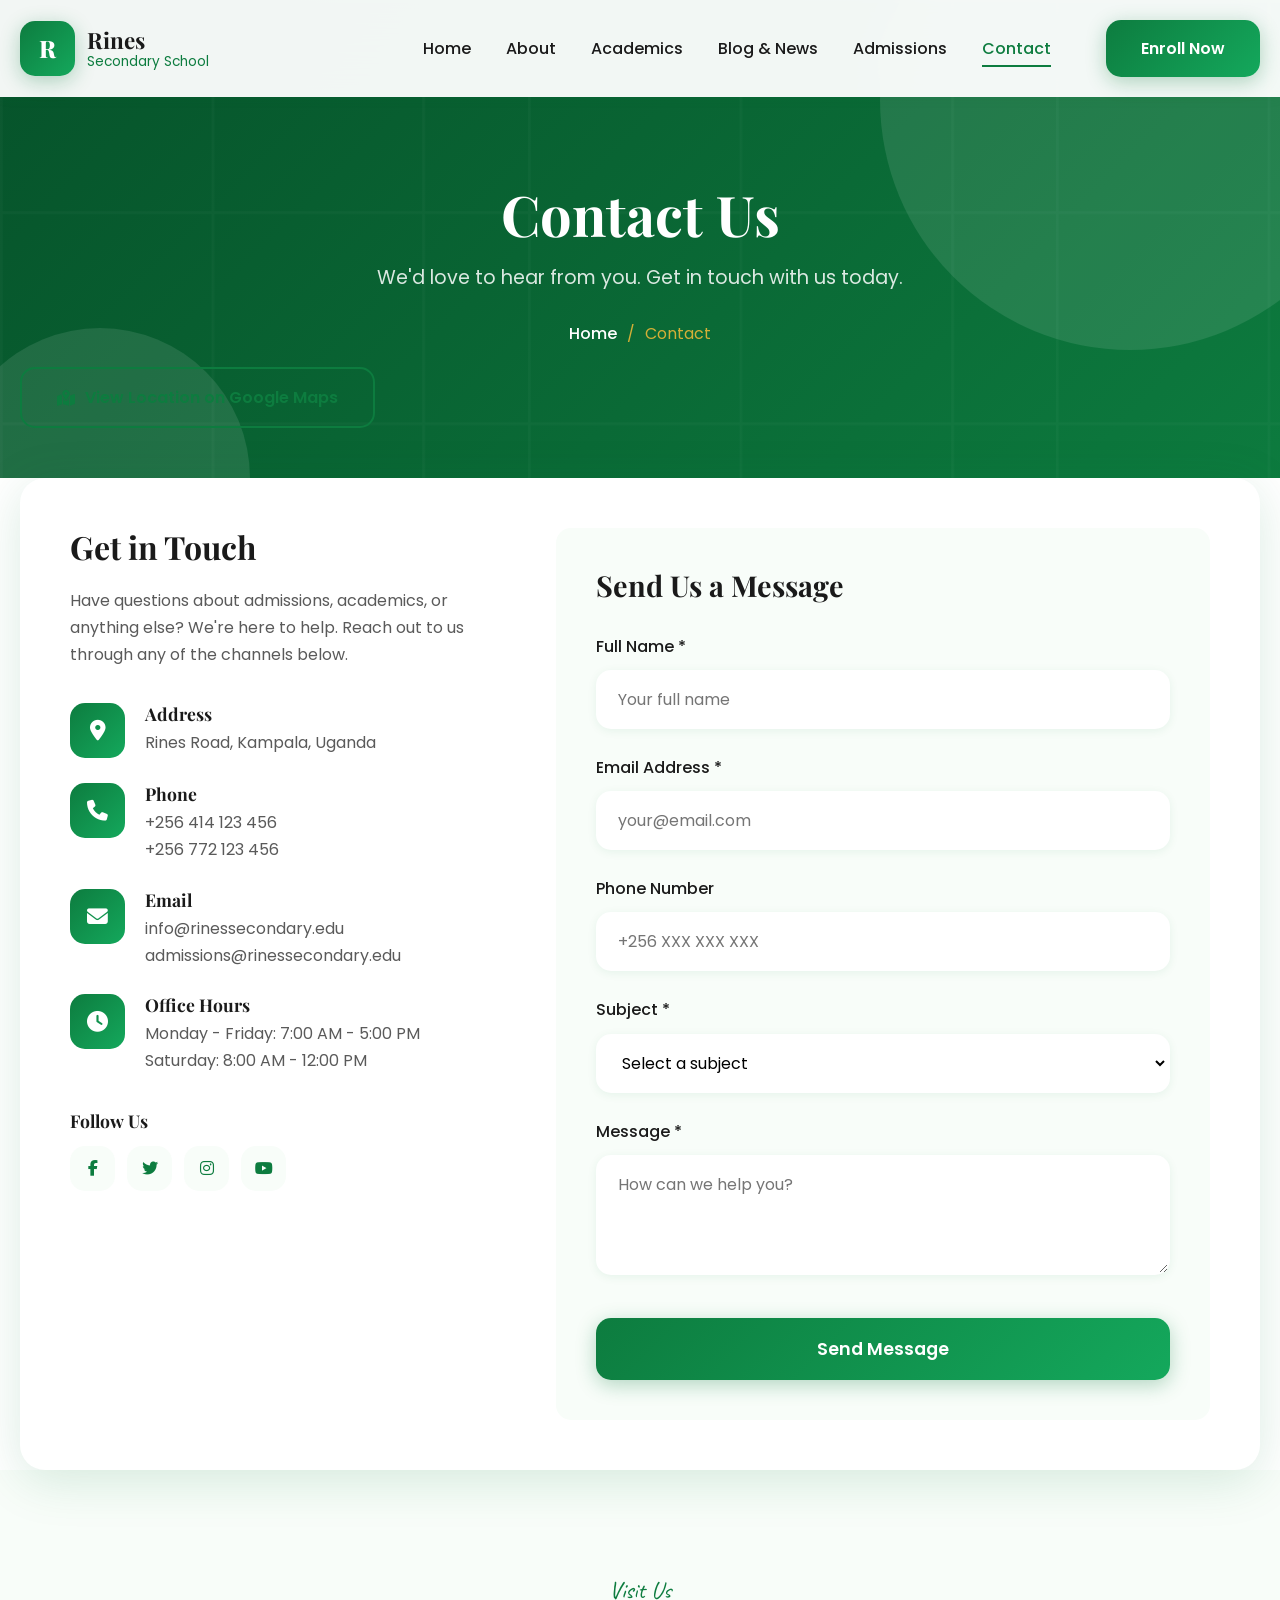
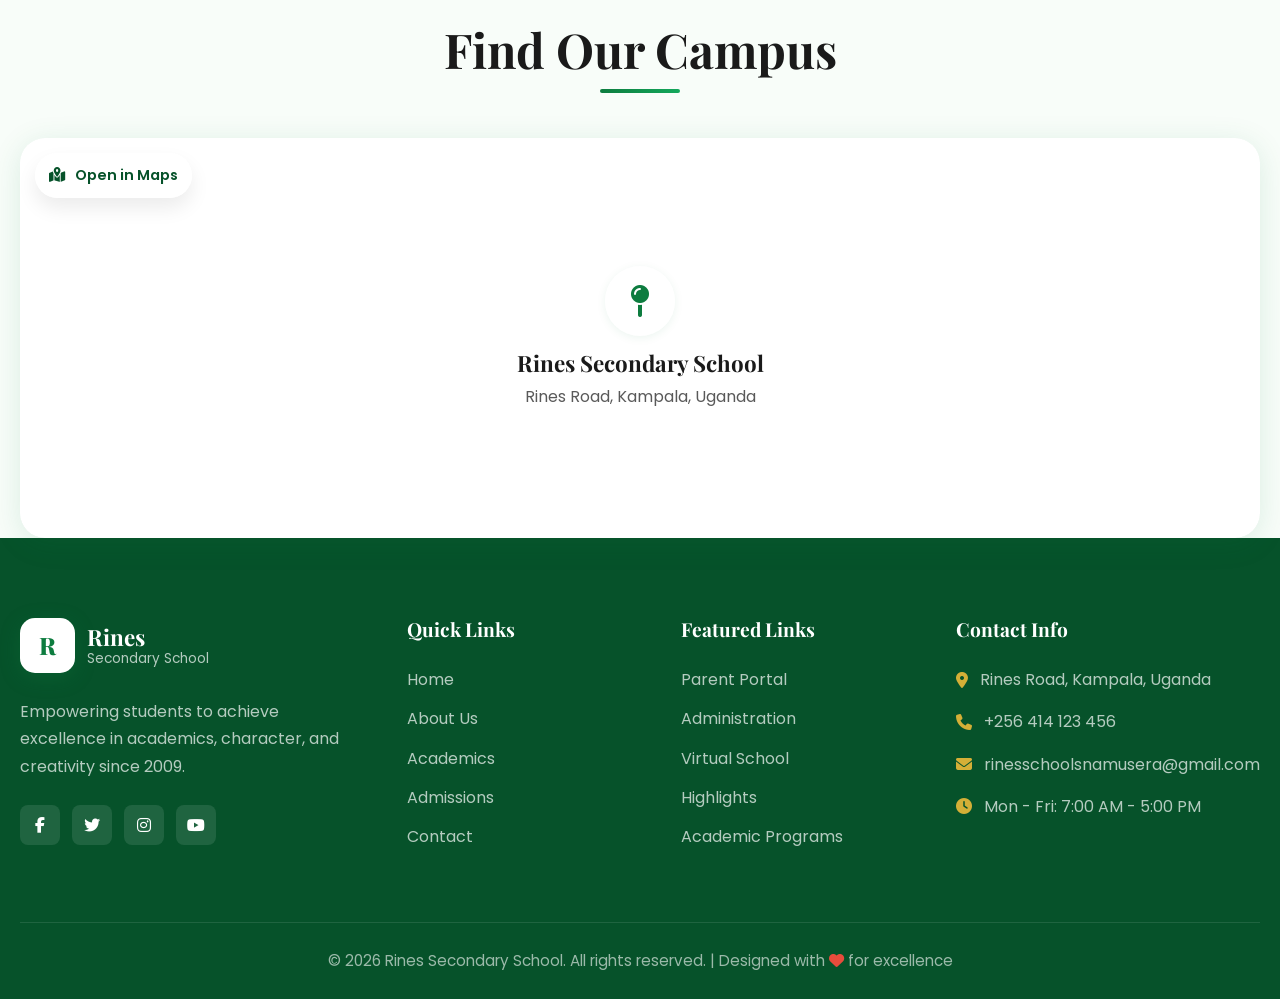
<file: contact.html>
<!DOCTYPE html>
<html lang="en">
<head>
  <meta charset="UTF-8">
  <meta name="viewport" content="width=device-width, initial-scale=1.0">
<title>Contact Us | Rines Secondary School</title>
  <meta name="description" content="Get in touch with Rines Secondary School. We'd love to hear from you.">
  
  <!-- Google Fonts -->
  <link rel="preconnect" href="https://fonts.googleapis.com">
  <link rel="preconnect" href="https://fonts.gstatic.com" crossorigin>
  <link href="https://fonts.googleapis.com/css2?family=Playfair+Display:wght@400;500;600;700;800&family=Poppins:wght@300;400;500;600;700&family=Caveat:wght@400;500;600;700&display=swap" rel="stylesheet">
  
  <!-- Font Awesome -->
  <link rel="stylesheet" href="https://cdnjs.cloudflare.com/ajax/libs/font-awesome/6.5.1/css/all.min.css">
  
  <!-- Main Stylesheet -->
  <link rel="stylesheet" href="css/style.css">
</head>
<body>

  <!-- Header -->
  <header class="header">
    <div class="container">
      <div class="header-inner">
        <a href="index.html" class="logo">
          <div class="logo-icon">R</div>
          <div class="logo-text">
            Rines
            <span>Secondary School</span>
          </div>
        </a>
        
        <nav class="nav-menu">
          <a href="index.html" class="nav-link">Home</a>
          <a href="about.html" class="nav-link">About</a>
          <a href="academics.html" class="nav-link">Academics</a>
          <a href="blog.html" class="nav-link">Blog & News</a>
          <a href="admissions.html" class="nav-link">Admissions</a>
          <a href="contact.html" class="nav-link active">Contact</a>
          <a href="admissions.html" class="btn btn-primary nav-cta">Enroll Now</a>
        </nav>
        
        <div class="hamburger">
          <span></span>
          <span></span>
          <span></span>
        </div>
      </div>
    </div>
  </header>

  <!-- Page Hero -->
  <section class="page-hero">
    <div class="hero-shapes">
      <div class="hero-shape hero-shape-1"></div>
      <div class="hero-shape hero-shape-2"></div>
    </div>
    
    <div class="container">
      <div class="page-hero-content">
        <h1>Contact Us</h1>
        <p>We'd love to hear from you. Get in touch with us today.</p>
        <div class="breadcrumb">
          <a href="index.html">Home</a>
          <span>/</span>
          <span>Contact</span>
        </div>
      </div>
      
      <div class="map-links fade-in">
        <a href="https://maps.app.goo.gl/y2q7DZQ3qbruGLW19" target="_blank" class="btn btn-outline" rel="noopener noreferrer" style="margin-top: 20px; display: inline-flex;">
          <i class="fas fa-map-marked-alt"></i> View Location on Google Maps
        </a>
      </div>
    </div>
  </section>

  <!-- Contact Section -->
  <section class="contact-section">
    <div class="container">
      <div class="contact-grid">
        <div class="contact-info fade-in">
          <h3>Get in Touch</h3>
          <p>Have questions about admissions, academics, or anything else? We're here to help. Reach out to us through any of the channels below.</p>
          
          <div class="contact-details">
            <div class="contact-item">
              <div class="contact-icon">
                <i class="fas fa-map-marker-alt"></i>
              </div>
              <div>
                <h4>Address</h4>
<p><a href="https://maps.app.goo.gl/y2q7DZQ3qbruGLW19" target="_blank" rel="noopener noreferrer">Rines Road, Kampala, Uganda</a></p>
              </div>
            </div>
            
            <div class="contact-item">
              <div class="contact-icon">
                <i class="fas fa-phone"></i>
              </div>
              <div>
                <h4>Phone</h4>
                <p>+256 414 123 456</p>
                <p>+256 772 123 456</p>
              </div>
            </div>
            
            <div class="contact-item">
              <div class="contact-icon">
                <i class="fas fa-envelope"></i>
              </div>
              <div>
                <h4>Email</h4>
                <p>info@rinessecondary.edu</p>
                <p>admissions@rinessecondary.edu</p>
              </div>
            </div>
            
            <div class="contact-item">
              <div class="contact-icon">
                <i class="fas fa-clock"></i>
              </div>
              <div>
                <h4>Office Hours</h4>
                <p>Monday - Friday: 7:00 AM - 5:00 PM</p>
                <p>Saturday: 8:00 AM - 12:00 PM</p>
              </div>
            </div>
          </div>
          
          <div class="contact-social">
            <h4>Follow Us</h4>
            <div class="contact-social-links">
              <a href="#"><i class="fab fa-facebook-f"></i></a>
              <a href="#"><i class="fab fa-twitter"></i></a>
              <a href="#"><i class="fab fa-instagram"></i></a>
              <a href="#"><i class="fab fa-youtube"></i></a>
            </div>
          </div>
        </div>
        
        <div class="contact-form fade-in">
          <h3>Send Us a Message</h3>
          <form id="contactForm">
            <div class="form-group">
              <label for="name">Full Name *</label>
              <input type="text" id="name" name="name" placeholder="Your full name" required>
            </div>
            
            <div class="form-group">
              <label for="email">Email Address *</label>
              <input type="email" id="email" name="email" placeholder="your@email.com" required>
            </div>
            
            <div class="form-group">
              <label for="phone">Phone Number</label>
              <input type="tel" id="phone" name="phone" placeholder="+256 XXX XXX XXX">
            </div>
            
            <div class="form-group">
              <label for="subject">Subject *</label>
              <select id="subject" name="subject" required>
                <option value="">Select a subject</option>
                <option value="admissions">Admissions Inquiry</option>
                <option value="general">General Inquiry</option>
                <option value="feedback">Feedback</option>
                <option value="careers">Careers</option>
                <option value="other">Other</option>
              </select>
            </div>
            
            <div class="form-group">
              <label for="message">Message *</label>
              <textarea id="message" name="message" placeholder="How can we help you?" required></textarea>
            </div>
            
            <button type="submit" class="btn btn-primary">Send Message</button>
            
            <div class="form-success">
              <i class="fas fa-check-circle"></i>
              <p>Thank you for your message! We'll get back to you soon.</p>
            </div>
          </form>
        </div>
      </div>
    </div>
  </section>

  <!-- Map Section -->
  <section class="map-section section">
    <div class="container">
      <div class="section-title fade-in">
        <span>Visit Us</span>
        <h2>Find Our Campus</h2>
      </div>
      
      <div class="map-container fade-in">
        <a href="https://maps.app.goo.gl/y2q7DZQ3qbruGLW19" target="_blank" rel="noopener noreferrer" class="map-card">
          <div class="map-card__overlay">
            <span class="map-card__button">
              <i class="fas fa-map-marked-alt"></i>
              Open in Maps
            </span>
          </div>

          <div class="map-card__content">
            <div class="map-card__pin">
              <i class="fas fa-map-pin"></i>
            </div>
            <div class="map-card__info">
              <h3>Rines Secondary School</h3>
              <p>Rines Road, Kampala, Uganda</p>
            </div>
          </div>
        </a>
      </div>
    </div>
  </section>

  <!-- Footer -->
  <footer class="footer">
    <div class="container">
      <div class="footer-grid">
        <div class="footer-about">
          <a href="index.html" class="logo">
            <div class="logo-icon">R</div>
            <div class="logo-text">
              Rines
              <span>Secondary School</span>
            </div>
          </a>
          <p>Empowering students to achieve excellence in academics, character, and creativity since 2009.</p>
          <div class="footer-social">
            <a href="#"><i class="fab fa-facebook-f"></i></a>
            <a href="#"><i class="fab fa-twitter"></i></a>
            <a href="#"><i class="fab fa-instagram"></i></a>
            <a href="#"><i class="fab fa-youtube"></i></a>
          </div>
        </div>
        
        <div class="footer-links">
          <h4>Quick Links</h4>
          <ul>
            <li><a href="index.html">Home</a></li>
            <li><a href="about.html">About Us</a></li>
            <li><a href="academics.html">Academics</a></li>
            <li><a href="admissions.html">Admissions</a></li>
            <li><a href="contact.html">Contact</a></li>
          </ul>
        </div>
        
        <div class="footer-links">
          <h4>Featured Links</h4>
          <ul>
            <li><a href="#" target="_blank">Parent Portal</a></li>
            <li><a href="#" target="_blank">Administration</a></li>
            <li><a href="#" target="_blank">Virtual School</a></li>
            <li><a href="#" target="_blank">Highlights</a></li>
            <li><a href="academics.html">Academic Programs</a></li>
          </ul>
        </div>
        
        <div class="footer-contact">
          <h4>Contact Info</h4>
<p><i class="fas fa-map-marker-alt"></i> <a href="https://maps.app.goo.gl/y2q7DZQ3qbruGLW19" target="_blank" rel="noopener noreferrer">Rines Road, Kampala, Uganda</a></p>
          <p><i class="fas fa-phone"></i> +256 414 123 456</p>
          <p><i class="fas fa-envelope"></i> rinesschoolsnamusera@gmail.com</p>
          <p><i class="fas fa-clock"></i> Mon - Fri: 7:00 AM - 5:00 PM</p>
        </div>
      </div>
      
      <div class="footer-bottom">
        <p>&copy; <span id="current-year">2024</span> Rines Secondary School. All rights reserved. | Designed with <i class="fas fa-heart" style="color: #e74c3c;"></i> for excellence</p>
      </div>
    </div>
  </footer>

  <!-- JavaScript -->
  <script src="js/main.js"></script>
</body>
</html>
</file>
<file: css/style.css>
/* ========================================
   RINES SECONDARY SCHOOL - Main Stylesheet
   ======================================== */

/* Google Fonts Import */
@import url('https://fonts.googleapis.com/css2?family=Playfair+Display:wght@400;500;600;700;800&family=Poppins:wght@300;400;500;600;700&family=Caveat:wght@400;500;600;700&display=swap');

/* CSS Variables */
:root {
  /* Primary Colors */
  --primary-green: #0D7C3F;
  --primary-green-light: #14A85C;
  --primary-green-dark: #06522A;
  --white: #FFFFFF;
  --off-white: #F8FDF9;
  --accent-gold: #D4AF37;
  
  /* Text Colors */
  --text-dark: #1A1A1A;
  --text-gray: #5A5A5A;
  --text-light: #888888;
  
  /* Shadows */
  --shadow-sm: 0 2px 10px rgba(13, 124, 63, 0.08);
  --shadow-md: 0 5px 30px rgba(13, 124, 63, 0.12);
  --shadow-lg: 0 10px 50px rgba(13, 124, 63, 0.15);
  --shadow-hover: 0 20px 60px rgba(13, 124, 63, 0.2);
  
  /* Transitions */
  --transition-fast: 0.2s ease;
  --transition-normal: 0.3s ease;
  --transition-slow: 0.5s ease;
  
  /* Border Radius */
  --radius-sm: 8px;
  --radius-md: 15px;
  --radius-lg: 25px;
  --radius-full: 50%;
}

/* Reset & Base Styles */
*, *::before, *::after {
  margin: 0;
  padding: 0;
  box-sizing: border-box;
}

html {
  scroll-behavior: smooth;
}

body {
  font-family: 'Poppins', sans-serif;
  font-size: 16px;
  line-height: 1.7;
  color: var(--text-dark);
  background-color: var(--white);
  overflow-x: hidden;
}

h1, h2, h3, h4, h5, h6 {
  font-family: 'Playfair Display', serif;
  font-weight: 700;
  line-height: 1.2;
  color: var(--text-dark);
}

a {
  text-decoration: none;
  color: inherit;
  transition: var(--transition-normal);
}

.skip-link {
  position: absolute;
  top: 16px;
  left: 16px;
  background: rgba(0, 0, 0, 0.75);
  color: white;
  padding: 10px 14px;
  border-radius: 8px;
  z-index: 1100;
  transform: translateY(-120%);
  transition: transform 0.25s ease;
}

.skip-link:focus {
  transform: translateY(0);
}

ul {
  list-style: none;
}

img {
  max-width: 100%;
  height: auto;
  display: block;
}

button, input, textarea {
  font-family: inherit;
  font-size: inherit;
}

/* Container */
.container {
  max-width: 1300px;
  margin: 0 auto;
  padding: 0 20px;
}

/* Section Padding */
.section {
  padding: 100px 0;
}

.section-title {
  text-align: center;
  margin-bottom: 60px;
}

.section-title span {
  font-family: 'Caveat', cursive;
  font-size: 1.5rem;
  color: var(--primary-green);
  display: block;
  margin-bottom: 10px;
}

.section-title h2 {
  font-size: 3rem;
  color: var(--text-dark);
  position: relative;
  display: inline-block;
}

.section-title h2::after {
  content: '';
  position: absolute;
  bottom: -15px;
  left: 50%;
  transform: translateX(-50%);
  width: 80px;
  height: 4px;
  background: linear-gradient(90deg, var(--primary-green), var(--primary-green-light));
  border-radius: 2px;
}

/* Button Styles */
.btn {
  display: inline-flex;
  align-items: center;
  justify-content: center;
  gap: 10px;
  padding: 15px 35px;
  font-weight: 600;
  font-size: 1rem;
  border-radius: var(--radius-md);
  cursor: pointer;
  transition: var(--transition-normal);
  border: none;
  position: relative;
  overflow: hidden;
}

.btn-primary {
  background: linear-gradient(135deg, var(--primary-green) 0%, var(--primary-green-light) 100%);
  color: var(--white);
  box-shadow: 0 5px 20px rgba(13, 124, 63, 0.3);
}

.btn-primary:hover {
  transform: translateY(-3px);
  box-shadow: 0 10px 30px rgba(13, 124, 63, 0.4);
}

.btn-secondary {
  background: transparent;
  color: var(--white);
  border: 2px solid var(--white);
}

.btn-secondary:hover {
  background: var(--white);
  color: var(--primary-green);
}

.btn-outline {
  background: transparent;
  color: var(--primary-green);
  border: 2px solid var(--primary-green);
}

.btn-outline:hover {
  background: var(--primary-green);
  color: var(--white);
}

/* ========================================
   HEADER & NAVIGATION
   ======================================== */
.header {
  position: fixed;
  top: 0;
  left: 0;
  right: 0;
  z-index: 1000;
  background: rgba(255, 255, 255, 0.95);
  backdrop-filter: blur(20px);
  box-shadow: var(--shadow-sm);
  transition: var(--transition-normal);
}

.header.scrolled {
  padding: 10px 0;
  box-shadow: var(--shadow-md);
}

.header-inner {
  display: flex;
  align-items: center;
  justify-content: space-between;
  padding: 20px 0;
  transition: var(--transition-normal);
}

.header.scrolled .header-inner {
  padding: 10px 0;
}

.logo {
  display: flex;
  align-items: center;
  gap: 12px;
}

.logo-icon {
  width: 55px;
  height: 55px;
  background: linear-gradient(135deg, var(--primary-green) 0%, var(--primary-green-light) 100%);
  border-radius: var(--radius-md);
  display: flex;
  align-items: center;
  justify-content: center;
  color: var(--white);
  font-family: 'Playfair Display', serif;
  font-weight: 800;
  font-size: 1.5rem;
  box-shadow: 0 5px 20px rgba(13, 124, 63, 0.3);
}

.logo-text {
  font-family: 'Playfair Display', serif;
  font-size: 1.4rem;
  font-weight: 700;
  color: var(--text-dark);
  line-height: 1.2;
}

.logo-text span {
  color: var(--primary-green);
  display: block;
  font-size: 0.85rem;
  font-weight: 400;
  font-family: 'Poppins', sans-serif;
}

.nav-menu {
  display: flex;
  align-items: center;
  gap: 35px;
}

.nav-link {
  font-weight: 500;
  color: var(--text-dark);
  position: relative;
  padding: 5px 0;
}

.nav-link::after {
  content: '';
  position: absolute;
  bottom: 0;
  left: 0;
  width: 0;
  height: 2px;
  background: var(--primary-green);
  transition: var(--transition-normal);
}

.nav-link:hover::after,
.nav-link.active::after {
  width: 100%;
}

.nav-link:hover,
.nav-link.active {
  color: var(--primary-green);
}

.nav-cta {
  margin-left: 20px;
}

.hamburger {
  display: none;
  flex-direction: column;
  gap: 6px;
  cursor: pointer;
  padding: 10px;
  background: transparent;
  border: none;
  color: inherit;
}

.hamburger span {
  width: 28px;
  height: 3px;
  background: var(--text-dark);
  border-radius: 3px;
  transition: var(--transition-normal);
}

.hamburger.active span:nth-child(1) {
  transform: rotate(45deg) translate(6px, 6px);
}

.hamburger.active span:nth-child(2) {
  opacity: 0;
}

.hamburger.active span:nth-child(3) {
  transform: rotate(-45deg) translate(6px, -6px);
}

/* ========================================
   HERO SECTION
   ======================================== */
.hero {
  min-height: 100vh;
  background: linear-gradient(135deg, rgba(13, 124, 63, 0.95) 0%, rgba(20, 168, 92, 0.9) 100%);
  position: relative;
  display: flex;
  align-items: center;
  overflow: hidden;
  padding-top: 100px;
}

.hero::before {
  content: '';
  position: absolute;
  top: 0;
  left: 0;
  right: 0;
  bottom: 0;
  background: url('data:image/svg+xml,<svg xmlns="http://www.w3.org/2000/svg" viewBox="0 0 100 100"><defs><pattern id="grid" width="40" height="40" patternUnits="userSpaceOnUse"><path d="M 40 0 L 0 0 0 40" fill="none" stroke="rgba(255,255,255,0.05)" stroke-width="1"/></pattern></defs><rect width="100" height="100" fill="url(%23grid)"/></svg>');
  opacity: 0.5;
}

.hero-shapes {
  position: absolute;
  top: 0;
  left: 0;
  right: 0;
  bottom: 0;
  overflow: hidden;
}

.hero-shape {
  position: absolute;
  border-radius: 50%;
  background: rgba(255, 255, 255, 0.1);
}

.hero-shape-1 {
  width: 500px;
  height: 500px;
  top: -150px;
  right: -100px;
}

.hero-shape-2 {
  width: 300px;
  height: 300px;
  bottom: -100px;
  left: -50px;
}

.hero-shape-3 {
  width: 150px;
  height: 150px;
  top: 30%;
  left: 10%;
}

.hero-content {
  position: relative;
  z-index: 2;
  max-width: 700px;
}

.hero-badge {
  display: inline-flex;
  align-items: center;
  gap: 10px;
  background: rgba(255, 255, 255, 0.15);
  backdrop-filter: blur(10px);
  padding: 10px 20px;
  border-radius: var(--radius-lg);
  color: var(--white);
  font-weight: 500;
  margin-bottom: 25px;
  animation: fadeInDown 0.8s ease forwards;
}

.hero-badge::before {
  content: '';
  width: 10px;
  height: 10px;
  background: var(--accent-gold);
  border-radius: 50%;
  animation: pulse 2s infinite;
}

.hero h1 {
  font-size: 4.5rem;
  color: var(--white);
  margin-bottom: 25px;
  line-height: 1.1;
  animation: fadeInUp 0.8s ease 0.2s forwards;
  opacity: 0;
}

.hero h1 span {
  font-family: 'Caveat', cursive;
  font-size: 5rem;
  display: block;
  color: var(--accent-gold);
  line-height: 1;
}

.hero p {
  font-size: 1.25rem;
  color: rgba(255, 255, 255, 0.9);
  margin-bottom: 40px;
  animation: fadeInUp 0.8s ease 0.4s forwards;
  opacity: 0;
}

.hero-buttons {
  display: flex;
  gap: 20px;
  animation: fadeInUp 0.8s ease 0.6s forwards;
  opacity: 0;
}

.hero-image {
  position: absolute;
  right: 5%;
  top: 50%;
  transform: translateY(-50%);
  width: 45%;
  max-width: 600px;
  animation: fadeInRight 1s ease 0.8s forwards;
  opacity: 0;
}

.hero-image img {
  border-radius: var(--radius-lg);
  box-shadow: 0 30px 60px rgba(0, 0, 0, 0.3);
}

/* Page Hero (for inner pages) */
.page-hero {
  padding: 180px 0 100px;
  background: linear-gradient(135deg, var(--primary-green-dark) 0%, var(--primary-green) 100%);
  position: relative;
  overflow: hidden;
}

.page-hero::before {
  content: '';
  position: absolute;
  top: 0;
  left: 0;
  right: 0;
  bottom: 0;
  background: url('data:image/svg+xml,<svg xmlns="http://www.w3.org/2000/svg" viewBox="0 0 100 100"><defs><pattern id="grid" width="40" height="40" patternUnits="userSpaceOnUse"><path d="M 40 0 L 0 0 0 40" fill="none" stroke="rgba(255,255,255,0.05)" stroke-width="1"/></pattern></defs><rect width="100" height="100" fill="url(%23grid)"/></svg>');
  opacity: 0.5;
}

.page-hero-content {
  position: relative;
  z-index: 2;
  text-align: center;
}

.page-hero h1 {
  font-size: 3.5rem;
  color: var(--white);
  margin-bottom: 15px;
}

.page-hero p {
  font-size: 1.2rem;
  color: rgba(255, 255, 255, 0.85);
}

.breadcrumb {
  display: flex;
  align-items: center;
  justify-content: center;
  gap: 10px;
  margin-top: 25px;
  color: rgba(255, 255, 255, 0.7);
}

.breadcrumb a {
  color: var(--white);
  font-weight: 500;
}

.breadcrumb span {
  color: var(--accent-gold);
}

/* ========================================
   WELCOME SECTION
   ======================================== */
.welcome {
  background: var(--off-white);
  position: relative;
}

.welcome-grid {
  display: grid;
  grid-template-columns: 1fr 1fr;
  gap: 80px;
  align-items: center;
}

.welcome-image {
  position: relative;
}

.welcome-image img {
  border-radius: var(--radius-lg);
  box-shadow: var(--shadow-lg);
}

.welcome-image::before {
  content: '';
  position: absolute;
  top: -20px;
  left: -20px;
  right: 20px;
  bottom: 20px;
  background: var(--primary-green);
  border-radius: var(--radius-lg);
  z-index: -1;
}

.welcome-badge {
  position: absolute;
  bottom: 30px;
  right: -20px;
  background: var(--white);
  padding: 25px;
  border-radius: var(--radius-md);
  box-shadow: var(--shadow-md);
  text-align: center;
  animation: float 3s ease-in-out infinite;
}

.welcome-badge .years {
  font-family: 'Playfair Display', serif;
  font-size: 2.5rem;
  font-weight: 800;
  color: var(--primary-green);
}

.welcome-badge span {
  font-size: 0.9rem;
  color: var(--text-gray);
  display: block;
}

.welcome-content span {
  font-family: 'Caveat', cursive;
  font-size: 1.5rem;
  color: var(--primary-green);
  display: block;
  margin-bottom: 10px;
}

.welcome-content h2 {
  font-size: 2.8rem;
  margin-bottom: 25px;
  line-height: 1.2;
}

.welcome-content p {
  color: var(--text-gray);
  margin-bottom: 30px;
}

.welcome-features {
  display: grid;
  grid-template-columns: 1fr 1fr;
  gap: 20px;
  margin-bottom: 35px;
}

.welcome-feature {
  display: flex;
  align-items: center;
  gap: 12px;
}

.welcome-feature-icon {
  width: 45px;
  height: 45px;
  background: linear-gradient(135deg, var(--primary-green) 0%, var(--primary-green-light) 100%);
  border-radius: var(--radius-sm);
  display: flex;
  align-items: center;
  justify-content: center;
  color: var(--white);
  font-size: 1.2rem;
}

.welcome-feature span {
  font-weight: 500;
  color: var(--text-dark);
}

/* ========================================
   STATS SECTION
   ======================================== */
.stats {
  background: linear-gradient(135deg, var(--primary-green) 0%, var(--primary-green-dark) 100%);
  position: relative;
  overflow: hidden;
}

.stats::before {
  content: '';
  position: absolute;
  top: 0;
  left: 0;
  right: 0;
  bottom: 0;
  background: url('data:image/svg+xml,<svg xmlns="http://www.w3.org/2000/svg" viewBox="0 0 100 100"><circle cx="50" cy="50" r="40" fill="none" stroke="rgba(255,255,255,0.05)" stroke-width="0.5"/></svg>');
  background-size: 150px;
}

.stats-grid {
  display: grid;
  grid-template-columns: repeat(4, 1fr);
  gap: 40px;
  position: relative;
  z-index: 2;
}

.stat-item {
  text-align: center;
  color: var(--white);
}

.stat-icon {
  width: 80px;
  height: 80px;
  background: rgba(255, 255, 255, 0.15);
  backdrop-filter: blur(10px);
  border-radius: var(--radius-md);
  display: flex;
  align-items: center;
  justify-content: center;
  margin: 0 auto 20px;
  font-size: 2rem;
}

.stat-number {
  font-family: 'Playfair Display', serif;
  font-size: 3.5rem;
  font-weight: 800;
  line-height: 1;
  margin-bottom: 10px;
}

.stat-label {
  font-size: 1.1rem;
  opacity: 0.9;
}

/* ========================================
   FEATURES SECTION
   ======================================== */
.features {
  background: var(--white);
}

.features-grid {
  display: grid;
  grid-template-columns: repeat(3, 1fr);
  gap: 30px;
}

.feature-card {
  background: var(--white);
  padding: 40px 35px;
  border-radius: var(--radius-lg);
  box-shadow: var(--shadow-sm);
  transition: var(--transition-normal);
  position: relative;
  overflow: hidden;
}

.feature-card::before {
  content: '';
  position: absolute;
  top: 0;
  left: 0;
  right: 0;
  height: 4px;
  background: linear-gradient(90deg, var(--primary-green), var(--primary-green-light));
  transform: scaleX(0);
  transition: var(--transition-normal);
}

.feature-card:hover {
  transform: translateY(-10px);
  box-shadow: var(--shadow-hover);
}

.feature-card:hover::before {
  transform: scaleX(1);
}

.feature-icon {
  width: 70px;
  height: 70px;
  background: linear-gradient(135deg, var(--primary-green) 0%, var(--primary-green-light) 100%);
  border-radius: var(--radius-md);
  display: flex;
  align-items: center;
  justify-content: center;
  margin-bottom: 25px;
  font-size: 1.8rem;
  color: var(--white);
  box-shadow: 0 10px 30px rgba(13, 124, 63, 0.25);
}

.feature-card h3 {
  font-size: 1.5rem;
  margin-bottom: 15px;
}

.feature-card p {
  color: var(--text-gray);
  margin-bottom: 20px;
}

.feature-link {
  display: inline-flex;
  align-items: center;
  gap: 8px;
  color: var(--primary-green);
  font-weight: 600;
}

.feature-link i {
  transition: var(--transition-normal);
}

.feature-link:hover i {
  transform: translateX(5px);
}

/* ========================================
   GALLERY SECTION
   ======================================== */
.gallery {
  background: var(--off-white);
}

.gallery-grid {
  display: grid;
  grid-template-columns: repeat(4, 1fr);
  gap: 20px;
}

.gallery-item {
  position: relative;
  border-radius: var(--radius-md);
  overflow: hidden;
  aspect-ratio: 1;
}

.gallery-item:nth-child(1) {
  grid-column: span 2;
  grid-row: span 2;
}

.gallery-item img {
  width: 100%;
  height: 100%;
  object-fit: cover;
  transition: var(--transition-slow);
}

.gallery-item::after {
  content: '';
  position: absolute;
  top: 0;
  left: 0;
  right: 0;
  bottom: 0;
  background: linear-gradient(to top, rgba(13, 124, 63, 0.8) 0%, transparent 50%);
  opacity: 0;
  transition: var(--transition-normal);
}

.gallery-item:hover img {
  transform: scale(1.1);
}

.gallery-item:hover::after {
  opacity: 1;
}

.gallery-item-overlay {
  position: absolute;
  bottom: 20px;
  left: 20px;
  right: 20px;
  color: var(--white);
  z-index: 2;
  opacity: 0;
  transform: translateY(20px);
  transition: var(--transition-normal);
}

.gallery-item:hover .gallery-item-overlay {
  opacity: 1;
  transform: translateY(0);
}

/* ========================================
   TESTIMONIALS SECTION
   ======================================== */
.testimonials {
  background: var(--white);
  position: relative;
  overflow: hidden;
}

.testimonials::before {
  content: '"';
  position: absolute;
  top: 50px;
  left: 5%;
  font-family: 'Playfair Display', serif;
  font-size: 30rem;
  color: var(--primary-green);
  opacity: 0.03;
  line-height: 1;
}

.testimonials-slider {
  max-width: 900px;
  margin: 0 auto;
  position: relative;
}

.testimonial-item {
  text-align: center;
  padding: 0 40px;
}

.testimonial-image {
  width: 100px;
  height: 100px;
  border-radius: var(--radius-full);
  margin: 0 auto 30px;
  border: 4px solid var(--primary-green);
  padding: 4px;
}

.testimonial-image img {
  width: 100%;
  height: 100%;
  border-radius: var(--radius-full);
  object-fit: cover;
}

.testimonial-text {
  font-size: 1.4rem;
  font-style: italic;
  color: var(--text-gray);
  margin-bottom: 30px;
  line-height: 1.8;
}

.testimonial-author {
  font-family: 'Playfair Display', serif;
  font-size: 1.3rem;
  font-weight: 700;
  color: var(--text-dark);
  margin-bottom: 5px;
}

.testimonial-role {
  color: var(--primary-green);
  font-weight: 500;
}

.testimonials-nav {
  display: flex;
  justify-content: center;
  gap: 10px;
  margin-top: 40px;
}

.testimonial-dot {
  width: 12px;
  height: 12px;
  border-radius: var(--radius-full);
  background: #ddd;
  cursor: pointer;
  transition: var(--transition-normal);
}

.testimonial-dot.active {
  background: var(--primary-green);
  width: 30px;
  border-radius: 10px;
}

/* ========================================
   CTA SECTION
   ======================================== */
.cta {
  background: linear-gradient(135deg, var(--primary-green) 0%, var(--primary-green-dark) 100%);
  position: relative;
  overflow: hidden;
}

.cta::before {
  content: '';
  position: absolute;
  top: -50%;
  right: -20%;
  width: 600px;
  height: 600px;
  background: rgba(255, 255, 255, 0.05);
  border-radius: var(--radius-full);
}

.cta::after {
  content: '';
  position: absolute;
  bottom: -30%;
  left: -10%;
  width: 400px;
  height: 400px;
  background: rgba(255, 255, 255, 0.05);
  border-radius: var(--radius-full);
}

.cta-content {
  text-align: center;
  position: relative;
  z-index: 2;
}

.cta h2 {
  font-size: 2.8rem;
  color: var(--white);
  margin-bottom: 20px;
}

.cta p {
  font-size: 1.2rem;
  color: rgba(255, 255, 255, 0.9);
  margin-bottom: 35px;
  max-width: 600px;
  margin-left: auto;
  margin-right: auto;
}

.cta-buttons {
  display: flex;
  justify-content: center;
  gap: 20px;
}

/* ========================================
   ABOUT PAGE STYLES
   ======================================== */

/* History Section */
.history {
  background: var(--white);
}

.history-grid {
  display: grid;
  grid-template-columns: 1fr 1fr;
  gap: 80px;
  align-items: center;
}

.history-content h2 {
  font-size: 2.8rem;
  margin-bottom: 25px;
}

.history-content p {
  color: var(--text-gray);
  margin-bottom: 20px;
}

.history-image {
  position: relative;
}

.history-image img {
  border-radius: var(--radius-lg);
  box-shadow: var(--shadow-lg);
}

/* Mission Vision */
.mission-vision {
  background: var(--off-white);
}

.mv-grid {
  display: grid;
  grid-template-columns: 1fr 1fr;
  gap: 40px;
}

.mv-card {
  background: var(--white);
  padding: 50px 40px;
  border-radius: var(--radius-lg);
  box-shadow: var(--shadow-md);
  text-align: center;
  transition: var(--transition-normal);
}

.mv-card:hover {
  transform: translateY(-10px);
  box-shadow: var(--shadow-hover);
}

.mv-icon {
  width: 80px;
  height: 80px;
  background: linear-gradient(135deg, var(--primary-green) 0%, var(--primary-green-light) 100%);
  border-radius: var(--radius-full);
  display: flex;
  align-items: center;
  justify-content: center;
  margin: 0 auto 25px;
  font-size: 2rem;
  color: var(--white);
}

.mv-card h3 {
  font-size: 1.8rem;
  margin-bottom: 20px;
}

.mv-card p {
  color: var(--text-gray);
}

/* Values Section */
.values {
  background: var(--white);
}

.values-grid {
  display: grid;
  grid-template-columns: repeat(4, 1fr);
  gap: 30px;
}

.value-item {
  text-align: center;
  padding: 40px 25px;
  border-radius: var(--radius-lg);
  background: var(--off-white);
  transition: var(--transition-normal);
}

.value-item:hover {
  background: var(--primary-green);
  transform: translateY(-5px);
}

.value-item:hover .value-icon,
.value-item:hover h4,
.value-item:hover p {
  color: var(--white);
}

.value-icon {
  font-size: 2.5rem;
  color: var(--primary-green);
  margin-bottom: 20px;
}

.value-item h4 {
  font-size: 1.3rem;
  margin-bottom: 10px;
}

.value-item p {
  color: var(--text-gray);
  font-size: 0.95rem;
}

/* Team Section */
.team {
  background: var(--off-white);
}

.team-grid {
  display: grid;
  grid-template-columns: repeat(3, 1fr);
  gap: 35px;
}

.team-card {
  background: var(--white);
  border-radius: var(--radius-lg);
  overflow: hidden;
  box-shadow: var(--shadow-sm);
  transition: var(--transition-normal);
}

.team-card:hover {
  transform: translateY(-10px);
  box-shadow: var(--shadow-hover);
}

.team-image {
  position: relative;
  aspect-ratio: 1;
  overflow: hidden;
}

.team-image img {
  width: 100%;
  height: 100%;
  object-fit: cover;
  transition: var(--transition-slow);
}

.team-card:hover .team-image img {
  transform: scale(1.1);
}

.team-social {
  position: absolute;
  bottom: 20px;
  left: 50%;
  transform: translateX(-50%) translateY(20px);
  display: flex;
  gap: 10px;
  opacity: 0;
  transition: var(--transition-normal);
}

.team-card:hover .team-social {
  opacity: 1;
  transform: translateX(-50%) translateY(0);
}

.team-social a {
  width: 40px;
  height: 40px;
  background: var(--white);
  border-radius: var(--radius-full);
  display: flex;
  align-items: center;
  justify-content: center;
  color: var(--primary-green);
  box-shadow: var(--shadow-sm);
}

.team-social a:hover {
  background: var(--primary-green);
  color: var(--white);
}

.team-info {
  padding: 25px;
  text-align: center;
}

.team-info h4 {
  font-size: 1.4rem;
  margin-bottom: 5px;
}

.team-info span {
  color: var(--primary-green);
  font-weight: 500;
}

/* ========================================
   ACADEMICS PAGE STYLES
   ======================================== */

/* Programs Section */
.programs {
  background: var(--white);
}

.programs-grid {
  display: grid;
  grid-template-columns: repeat(3, 1fr);
  gap: 30px;
}

.program-card {
  background: var(--white);
  border-radius: var(--radius-lg);
  overflow: hidden;
  box-shadow: var(--shadow-sm);
  transition: var(--transition-normal);
}

.program-card:hover {
  transform: translateY(-10px);
  box-shadow: var(--shadow-hover);
}

.program-image {
  position: relative;
  height: 220px;
  overflow: hidden;
}

.program-image img {
  width: 100%;
  height: 100%;
  object-fit: cover;
  transition: var(--transition-slow);
}

.program-card:hover .program-image img {
  transform: scale(1.1);
}

.program-badge {
  position: absolute;
  top: 20px;
  right: 20px;
  background: var(--primary-green);
  color: var(--white);
  padding: 8px 18px;
  border-radius: var(--radius-lg);
  font-weight: 600;
  font-size: 0.9rem;
}

.program-content {
  padding: 30px;
}

.program-content h3 {
  font-size: 1.5rem;
  margin-bottom: 15px;
}

.program-content p {
  color: var(--text-gray);
  margin-bottom: 20px;
}

.program-link {
  display: inline-flex;
  align-items: center;
  gap: 8px;
  color: var(--primary-green);
  font-weight: 600;
}

/* Curriculum Section */
.curriculum {
  background: var(--off-white);
}

.curriculum-grid {
  display: grid;
  grid-template-columns: repeat(2, 1fr);
  gap: 30px;
}

.curriculum-item {
  background: var(--white);
  padding: 35px;
  border-radius: var(--radius-lg);
  box-shadow: var(--shadow-sm);
  display: flex;
  gap: 25px;
  transition: var(--transition-normal);
}

.curriculum-item:hover {
  transform: translateX(10px);
  box-shadow: var(--shadow-md);
}

.curriculum-icon {
  width: 70px;
  height: 70px;
  background: linear-gradient(135deg, var(--primary-green) 0%, var(--primary-green-light) 100%);
  border-radius: var(--radius-md);
  display: flex;
  align-items: center;
  justify-content: center;
  font-size: 1.8rem;
  color: var(--white);
  flex-shrink: 0;
}

.curriculum-content h4 {
  font-size: 1.4rem;
  margin-bottom: 10px;
}

.curriculum-content p {
  color: var(--text-gray);
}

/* Activities Section */
.activities {
  background: var(--white);
}

.activities-grid {
  display: grid;
  grid-template-columns: repeat(4, 1fr);
  gap: 25px;
}

.activity-card {
  background: var(--off-white);
  padding: 35px 25px;
  border-radius: var(--radius-lg);
  text-align: center;
  transition: var(--transition-normal);
}

.activity-card:hover {
  background: var(--primary-green);
  transform: translateY(-5px);
}

.activity-card:hover .activity-icon,
.activity-card:hover h4,
.activity-card:hover p {
  color: var(--white);
}

.activity-icon {
  font-size: 2.5rem;
  color: var(--primary-green);
  margin-bottom: 20px;
}

.activity-card h4 {
  font-size: 1.2rem;
  margin-bottom: 10px;
}

.activity-card p {
  color: var(--text-gray);
  font-size: 0.9rem;
}

/* Achievements Section */
.achievements {
  background: linear-gradient(135deg, var(--primary-green) 0%, var(--primary-green-dark) 100%);
  position: relative;
}

.achievements .section-title h2 {
  color: var(--white);
}

.achievements .section-title span {
  color: var(--accent-gold);
}

.achievements-grid {
  display: grid;
  grid-template-columns: repeat(3, 1fr);
  gap: 30px;
  position: relative;
  z-index: 2;
}

.achievement-card {
  background: rgba(255, 255, 255, 0.1);
  backdrop-filter: blur(10px);
  padding: 40px 30px;
  border-radius: var(--radius-lg);
  text-align: center;
  color: var(--white);
  border: 1px solid rgba(255, 255, 255, 0.2);
  transition: var(--transition-normal);
}

.achievement-card:hover {
  background: rgba(255, 255, 255, 0.2);
  transform: translateY(-5px);
}

.achievement-icon {
  font-size: 3rem;
  margin-bottom: 20px;
}

.achievement-card h4 {
  font-size: 1.3rem;
  color: var(--white);
  margin-bottom: 10px;
}

/* ========================================
   ADMISSIONS PAGE STYLES
   ======================================== */

/* Process Section */
.process {
  background: var(--white);
}

.process-grid {
  display: grid;
  grid-template-columns: repeat(4, 1fr);
  gap: 25px;
}

.process-step {
  text-align: center;
  padding: 40px 25px;
  position: relative;
}

.process-step::after {
  content: '\f054';
  font-family: 'Font Awesome 6 Free';
  font-weight: 900;
  position: absolute;
  top: 50%;
  right: -20px;
  transform: translateY(-50%);
  color: var(--primary-green);
  font-size: 1.2rem;
}

.process-step:last-child::after {
  display: none;
}

.process-number {
  width: 70px;
  height: 70px;
  background: linear-gradient(135deg, var(--primary-green) 0%, var(--primary-green-light) 100%);
  border-radius: var(--radius-full);
  display: flex;
  align-items: center;
  justify-content: center;
  margin: 0 auto 20px;
  font-family: 'Playfair Display', serif;
  font-size: 1.8rem;
  font-weight: 700;
  color: var(--white);
  box-shadow: 0 10px 30px rgba(13, 124, 63, 0.3);
}

.process-step h4 {
  font-size: 1.3rem;
  margin-bottom: 10px;
}

.process-step p {
  color: var(--text-gray);
  font-size: 0.95rem;
}

/* Requirements Section */
.requirements {
  background: var(--off-white);
}

.requirements-grid {
  display: grid;
  grid-template-columns: 1fr 1fr;
  gap: 50px;
}

.requirements-list {
  background: var(--white);
  padding: 40px;
  border-radius: var(--radius-lg);
  box-shadow: var(--shadow-md);
}

.requirements-list h3 {
  font-size: 1.8rem;
  margin-bottom: 30px;
  display: flex;
  align-items: center;
  gap: 15px;
}

.requirements-list h3 i {
  color: var(--primary-green);
}

.requirements-list ul li {
  display: flex;
  align-items: center;
  gap: 15px;
  padding: 15px 0;
  border-bottom: 1px solid #eee;
}

.requirements-list ul li:last-child {
  border-bottom: none;
}

.requirements-list ul li i {
  width: 30px;
  height: 30px;
  background: rgba(13, 124, 63, 0.1);
  border-radius: var(--radius-full);
  display: flex;
  align-items: center;
  justify-content: center;
  color: var(--primary-green);
  font-size: 0.8rem;
}

/* Fees Section */
.fees {
  background: var(--white);
}

.fees-grid {
  display: grid;
  grid-template-columns: repeat(3, 1fr);
  gap: 30px;
}

.fee-card {
  background: var(--white);
  border-radius: var(--radius-lg);
  overflow: hidden;
  box-shadow: var(--shadow-sm);
  transition: var(--transition-normal);
  position: relative;
}

.fee-card.featured {
  transform: scale(1.05);
  box-shadow: var(--shadow-hover);
  border: 2px solid var(--primary-green);
}

.fee-card.featured::before {
  content: 'Most Popular';
  position: absolute;
  top: 20px;
  right: -35px;
  background: var(--primary-green);
  color: var(--white);
  padding: 8px 40px;
  font-size: 0.8rem;
  font-weight: 600;
  transform: rotate(45deg);
}

.fee-header {
  background: linear-gradient(135deg, var(--primary-green) 0%, var(--primary-green-light) 100%);
  padding: 35px;
  text-align: center;
  color: var(--white);
}

.fee-header h3 {
  font-size: 1.5rem;
  color: var(--white);
  margin-bottom: 10px;
}

.fee-header .price {
  font-family: 'Playfair Display', serif;
  font-size: 3rem;
  font-weight: 700;
}

.fee-header .price span {
  font-size: 1rem;
  font-weight: 400;
}

.fee-body {
  padding: 35px;
}

.fee-body ul li {
  display: flex;
  align-items: center;
  gap: 12px;
  padding: 12px 0;
  color: var(--text-gray);
}

.fee-body ul li i {
  color: var(--primary-green);
}

.fee-body .btn {
  width: 100%;
  margin-top: 20px;
}

/* FAQ Section */
.faq {
  background: var(--off-white);
}

.faq-grid {
  max-width: 800px;
  margin: 0 auto;
}

.faq-item {
  background: var(--white);
  border-radius: var(--radius-md);
  margin-bottom: 15px;
  overflow: hidden;
  box-shadow: var(--shadow-sm);
}

.faq-question {
  padding: 25px 30px;
  display: flex;
  justify-content: space-between;
  align-items: center;
  cursor: pointer;
  font-weight: 600;
  font-size: 1.1rem;
}

.faq-question i {
  transition: var(--transition-normal);
  color: var(--primary-green);
}

.faq-item.active .faq-question i {
  transform: rotate(180deg);
}

.faq-answer {
  max-height: 0;
  overflow: hidden;
  transition: var(--transition-normal);
}

.faq-item.active .faq-answer {
  max-height: 200px;
}

.faq-answer p {
  padding: 0 30px 25px;
  color: var(--text-gray);
}

/* ========================================
   CONTACT PAGE STYLES
   ======================================== */

/* Contact Section */
.contact-section {
  background: var(--white);
  margin-top: -50px;
  position: relative;
  z-index: 10;
}

.contact-grid {
  display: grid;
  grid-template-columns: 1fr 1.5fr;
  gap: 50px;
  background: var(--white);
  border-radius: var(--radius-lg);
  box-shadow: var(--shadow-lg);
  padding: 50px;
}

.contact-info {
  padding-right: 30px;
}

.contact-info h3 {
  font-size: 2rem;
  margin-bottom: 20px;
}

.contact-info > p {
  color: var(--text-gray);
  margin-bottom: 35px;
}

.contact-details {
  margin-bottom: 35px;
}

.contact-item {
  display: flex;
  gap: 20px;
  margin-bottom: 25px;
}

.contact-icon {
  width: 55px;
  height: 55px;
  background: linear-gradient(135deg, var(--primary-green) 0%, var(--primary-green-light) 100%);
  border-radius: var(--radius-md);
  display: flex;
  align-items: center;
  justify-content: center;
  color: var(--white);
  font-size: 1.3rem;
  flex-shrink: 0;
}

.contact-item h4 {
  font-size: 1.1rem;
  margin-bottom: 5px;
}

.contact-item p {
  color: var(--text-gray);
}

.contact-social h4 {
  font-size: 1.1rem;
  margin-bottom: 15px;
}

.contact-social-links {
  display: flex;
  gap: 12px;
}

.contact-social-links a {
  width: 45px;
  height: 45px;
  background: var(--off-white);
  border-radius: var(--radius-md);
  display: flex;
  align-items: center;
  justify-content: center;
  color: var(--primary-green);
  transition: var(--transition-normal);
}

.contact-social-links a:hover {
  background: var(--primary-green);
  color: var(--white);
}

/* Contact Form */
/* Application Form Styles (reuse contact styles) */
.application {
  background: var(--off-white);
}

.application-container {
  max-width: 900px;
  margin: 0 auto;
}

.application-form {
  background: var(--white);
  padding: 50px;
  border-radius: var(--radius-lg);
  box-shadow: var(--shadow-md);
  max-width: 800px;
  margin: 0 auto;
}

.application-form h3 {
  font-size: 1.8rem;
  margin-bottom: 30px;
  text-align: center;
  color: var(--text-dark);
}

.form-row {
  display: grid;
  grid-template-columns: 1fr 1fr;
  gap: 30px;
  margin-bottom: 25px;
}

.form-group {
  margin-bottom: 25px;
}

.form-group label {
  display: block;
  font-weight: 500;
  margin-bottom: 10px;
  color: var(--text-dark);
}

.form-group input,
.form-group textarea,
.form-group select {
  width: 100%;
  padding: 15px 20px;
  border: 2px solid transparent;
  border-radius: var(--radius-md);
  background: var(--white);
  font-family: inherit;
  font-size: 1rem;
  transition: var(--transition-normal);
  box-shadow: var(--shadow-sm);
}

.form-group input:focus,
.form-group textarea:focus,
.form-group select:focus {
  outline: none;
  border-color: var(--primary-green);
  box-shadow: 0 0 0 3px rgba(13, 124, 63, 0.1);
}

.form-group textarea {
  min-height: 120px;
  resize: vertical;
}

.form-group select {
  cursor: pointer;
}

.btn-primary[type="submit"] {
  width: 100%;
  padding: 18px;
  font-size: 1.1rem;
  margin-top: 10px;
}

.form-success {
  display: none;
  padding: 25px;
  background: linear-gradient(135deg, rgba(13, 124, 63, 0.1), rgba(20, 168, 92, 0.05));
  border: 2px solid rgba(13, 124, 63, 0.2);
  border-radius: var(--radius-lg);
  color: var(--primary-green);
  text-align: center;
  margin-top: 25px;
  font-weight: 500;
}

.form-success i {
  font-size: 2.5rem;
  margin-bottom: 10px;
  display: block;
}

/* Responsive */
@media (max-width: 768px) {
  .form-row {
    grid-template-columns: 1fr;
    gap: 20px;
  }
  
  .application-form {
    padding: 30px 20px;
  }
  
  .application-container {
    padding: 0 15px;
  }
}

.contact-form {
  background: var(--off-white);
  padding: 40px;
  border-radius: var(--radius-md);
}

.contact-form h3 {
  font-size: 1.8rem;
  margin-bottom: 30px;
}

/* Map Section */
.map-section {
  background: var(--off-white);
  padding-bottom: 0;
}

.map-container {
  height: 400px;
  background: var(--white);
  border-radius: var(--radius-lg);
  overflow: hidden;
  box-shadow: var(--shadow-md);
}

.map-container iframe {
  width: 100%;
  height: 100%;
  border: none;
}

.map-card {
  position: relative;
  display: block;
  height: 100%;
  border-radius: var(--radius-lg);
  overflow: hidden;
  box-shadow: var(--shadow-md);
  background: linear-gradient(145deg, rgba(204, 247, 222, 0.95), rgba(229, 251, 239, 0.95));
  background-image:
    linear-gradient(90deg, rgba(255,255,255,0.6) 1px, transparent 1px),
    linear-gradient(0deg, rgba(255,255,255,0.6) 1px, transparent 1px),
    linear-gradient(135deg, rgba(255,255,255,0.4) 1px, transparent 1px);
  background-size: 120px 120px, 120px 120px, 40px 40px;
  background-position: 0 0, 0 0, 20px 20px;
  transition: var(--transition-normal);
  cursor: pointer;
}

.map-card:hover {
  transform: translateY(-2px);
  box-shadow: var(--shadow-lg);
}

.map-card__overlay {
  position: absolute;
  top: 15px;
  left: 15px;
  z-index: 2;
}

.map-card__button {
  display: inline-flex;
  align-items: center;
  gap: 10px;
  background: rgba(255, 255, 255, 0.95);
  color: var(--primary-green-dark);
  padding: 10px 14px;
  border-radius: 999px;
  font-weight: 600;
  font-size: 0.9rem;
  box-shadow: 0 10px 20px rgba(0, 0, 0, 0.08);
  transition: var(--transition-normal);
}

.map-card__button:hover {
  transform: translateY(-1px);
  box-shadow: 0 12px 25px rgba(0, 0, 0, 0.12);
}

.map-card__content {
  height: 100%;
  display: flex;
  flex-direction: column;
  align-items: center;
  justify-content: center;
  gap: 14px;
  padding: 25px;
  text-align: center;
  color: rgba(0, 0, 0, 0.75);
}

.map-card__pin {
  width: 70px;
  height: 70px;
  border-radius: 50%;
  background: rgba(255, 255, 255, 0.85);
  display: flex;
  align-items: center;
  justify-content: center;
  box-shadow: var(--shadow-sm);
}

.map-card__pin i {
  color: var(--primary-green);
  font-size: 2rem;
}

.map-card__info h3 {
  font-size: 1.4rem;
  margin-bottom: 6px;
}

.map-card__info p {
  font-size: 1rem;
  color: rgba(0, 0, 0, 0.65);
  margin: 0;
}

/* ========================================
   FOOTER
   ======================================== */
.footer {
  background: var(--primary-green-dark);
  color: var(--white);
  padding-top: 80px;
}

.footer-grid {
  display: grid;
  grid-template-columns: 1.5fr 1fr 1fr 1.2fr;
  gap: 50px;
  padding-bottom: 60px;
  border-bottom: 1px solid rgba(255, 255, 255, 0.1);
}

.footer-about .logo {
  margin-bottom: 25px;
}

.footer-about .logo-icon {
  background: var(--white);
  color: var(--primary-green);
}

.footer-about .logo-text {
  color: var(--white);
}

.footer-about .logo-text span {
  color: rgba(255, 255, 255, 0.7);
}

.footer-about p {
  color: rgba(255, 255, 255, 0.7);
  margin-bottom: 25px;
}

.footer-social {
  display: flex;
  gap: 12px;
}

.footer-social a {
  width: 40px;
  height: 40px;
  background: rgba(255, 255, 255, 0.1);
  border-radius: var(--radius-sm);
  display: flex;
  align-items: center;
  justify-content: center;
  color: var(--white);
  transition: var(--transition-normal);
}

.footer-social a:hover {
  background: var(--primary-green-light);
}

.footer h4 {
  font-size: 1.2rem;
  margin-bottom: 25px;
  color: var(--white);
}

.footer-links ul li {
  margin-bottom: 12px;
}

.footer-links ul li a {
  color: rgba(255, 255, 255, 0.7);
  transition: var(--transition-normal);
}

.footer-links ul li a:hover {
  color: var(--white);
  padding-left: 5px;
}

.footer-contact p {
  display: flex;
  align-items: center;
  gap: 12px;
  color: rgba(255, 255, 255, 0.7);
  margin-bottom: 15px;
}

.footer-contact p i {
  color: var(--accent-gold);
}

.footer-bottom {
  padding: 25px 0;
  text-align: center;
  color: rgba(255, 255, 255, 0.6);
  font-size: 0.95rem;
}

/* ========================================
   ANIMATIONS
   ======================================== */
@keyframes fadeInDown {
  from {
    opacity: 0;
    transform: translateY(-30px);
  }
  to {
    opacity: 1;
    transform: translateY(0);
  }
}

@keyframes fadeInUp {
  from {
    opacity: 0;
    transform: translateY(30px);
  }
  to {
    opacity: 1;
    transform: translateY(0);
  }
}

@keyframes fadeInRight {
  from {
    opacity: 0;
    transform: translate(50px, -50%);
  }
  to {
    opacity: 1;
    transform: translate(0, -50%);
  }
}

@keyframes pulse {
  0%, 100% {
    opacity: 1;
  }
  50% {
    opacity: 0.5;
  }
}

@keyframes float {
  0%, 100% {
    transform: translateY(0);
  }
  50% {
    transform: translateY(-10px);
  }
}

.fade-in {
  opacity: 0;
  transform: translateY(30px);
  transition: opacity 0.6s ease, transform 0.6s ease;
}

.fade-in.visible {
  opacity: 1;
  transform: translateY(0);
}

/* ========================================
   RESPONSIVE STYLES
   ======================================== */
@media (max-width: 1199px) {
  .container {
    max-width: 1000px;
  }
  
  .hero h1 {
    font-size: 3.5rem;
  }
  
  .hero h1 span {
    font-size: 4rem;
  }
  
  .hero-image {
    width: 40%;
    right: 2%;
  }
  
  .stats-grid {
    grid-template-columns: repeat(2, 1fr);
  }
  
  .features-grid,
  .programs-grid {
    grid-template-columns: repeat(2, 1fr);
  }
  
  .values-grid {
    grid-template-columns: repeat(2, 1fr);
  }
  
  .team-grid {
    grid-template-columns: repeat(2, 1fr);
  }
  
  .activities-grid {
    grid-template-columns: repeat(2, 1fr);
  }
  
  .process-grid {
    grid-template-columns: repeat(2, 1fr);
  }
  
  .process-step::after {
    display: none;
  }
  
  .fees-grid {
    grid-template-columns: 1fr;
  }
  
  .fee-card.featured {
    transform: none;
  }
  
  .footer-grid {
    grid-template-columns: repeat(2, 1fr);
  }
}

@media (max-width: 991px) {
  .section {
    padding: 70px 0;
  }
  
  .section-title h2 {
    font-size: 2.5rem;
  }
  
  .nav-menu {
    position: fixed;
    top: 0;
    right: -100%;
    width: 80%;
    max-width: 400px;
    height: 100vh;
    background: var(--white);
    flex-direction: column;
    justify-content: center;
    padding: 40px;
    box-shadow: var(--shadow-lg);
    transition: var(--transition-slow);
  }
  
  .nav-menu.active {
    right: 0;
  }
  
  .hamburger {
    display: flex;
    z-index: 1001;
  }
  
  .hero {
    padding-top: 120px;
    text-align: center;
  }
  
  .hero-content {
    max-width: 100%;
  }
  
  .hero h1 {
    font-size: 2.8rem;
  }
  
  .hero h1 span {
    font-size: 3rem;
  }
  
  .hero-buttons {
    justify-content: center;
    flex-wrap: wrap;
  }
  
  .hero-image {
    display: none;
  }
  
  .welcome-grid,
  .history-grid,
  .mission-vision .mv-grid,
  .requirements-grid,
  .contact-grid {
    grid-template-columns: 1fr;
  }
  
  .welcome-image {
    order: -1;
  }
  
  .welcome-badge {
    right: 10px;
  }
  
  .gallery-grid {
    grid-template-columns: repeat(2, 1fr);
  }
  
  .gallery-item:nth-child(1) {
    grid-column: span 1;
    grid-row: span 1;
  }
  
  .curriculum-grid {
    grid-template-columns: 1fr;
  }
  
  .achievements-grid {
    grid-template-columns: repeat(2, 1fr);
  }
}

@media (max-width: 767px) {
  .container {
    max-width: 100%;
    padding: 0 15px;
  }
  
  .section {
    padding: 50px 0;
  }
  
  .section-title h2 {
    font-size: 2rem;
  }
  
  .section-title {
    margin-bottom: 40px;
  }
  
  .btn {
    padding: 12px 25px;
  }
  
  .hero {
    padding: 140px 0 60px;
  }
  
  .hero h1 {
    font-size: 2.2rem;
  }
  
  .hero h1 span {
    font-size: 2.5rem;
  }
  
  .hero p {
    font-size: 1rem;
  }
  
  .page-hero {
    padding: 140px 0 60px;
  }
  
  .page-hero h1 {
    font-size: 2.5rem;
  }
  
  .stats-grid {
    grid-template-columns: 1fr;
    gap: 25px;
  }
  
  .stat-number {
    font-size: 2.5rem;
  }
  
  .features-grid,
  .programs-grid,
  .values-grid,
  .team-grid,
  .activities-grid,
  .achievements-grid {
    grid-template-columns: 1fr;
  }
  
  .process-grid {
    grid-template-columns: 1fr;
  }
  
  .welcome-features {
    grid-template-columns: 1fr;
  }
  
  .gallery-grid {
    grid-template-columns: 1fr;
  }
  
  .testimonial-text {
    font-size: 1.1rem;
  }
  
  .cta h2 {
    font-size: 2rem;
  }
  
  .cta-buttons {
    flex-direction: column;
    align-items: center;
  }
  
  .contact-grid {
    padding: 30px;
  }
  
  .contact-form {
    padding: 25px;
  }
  
  .footer-grid {
    grid-template-columns: 1fr;
    text-align: center;
  }
  
  .footer-social {
    justify-content: center;
  }
}
</file>
